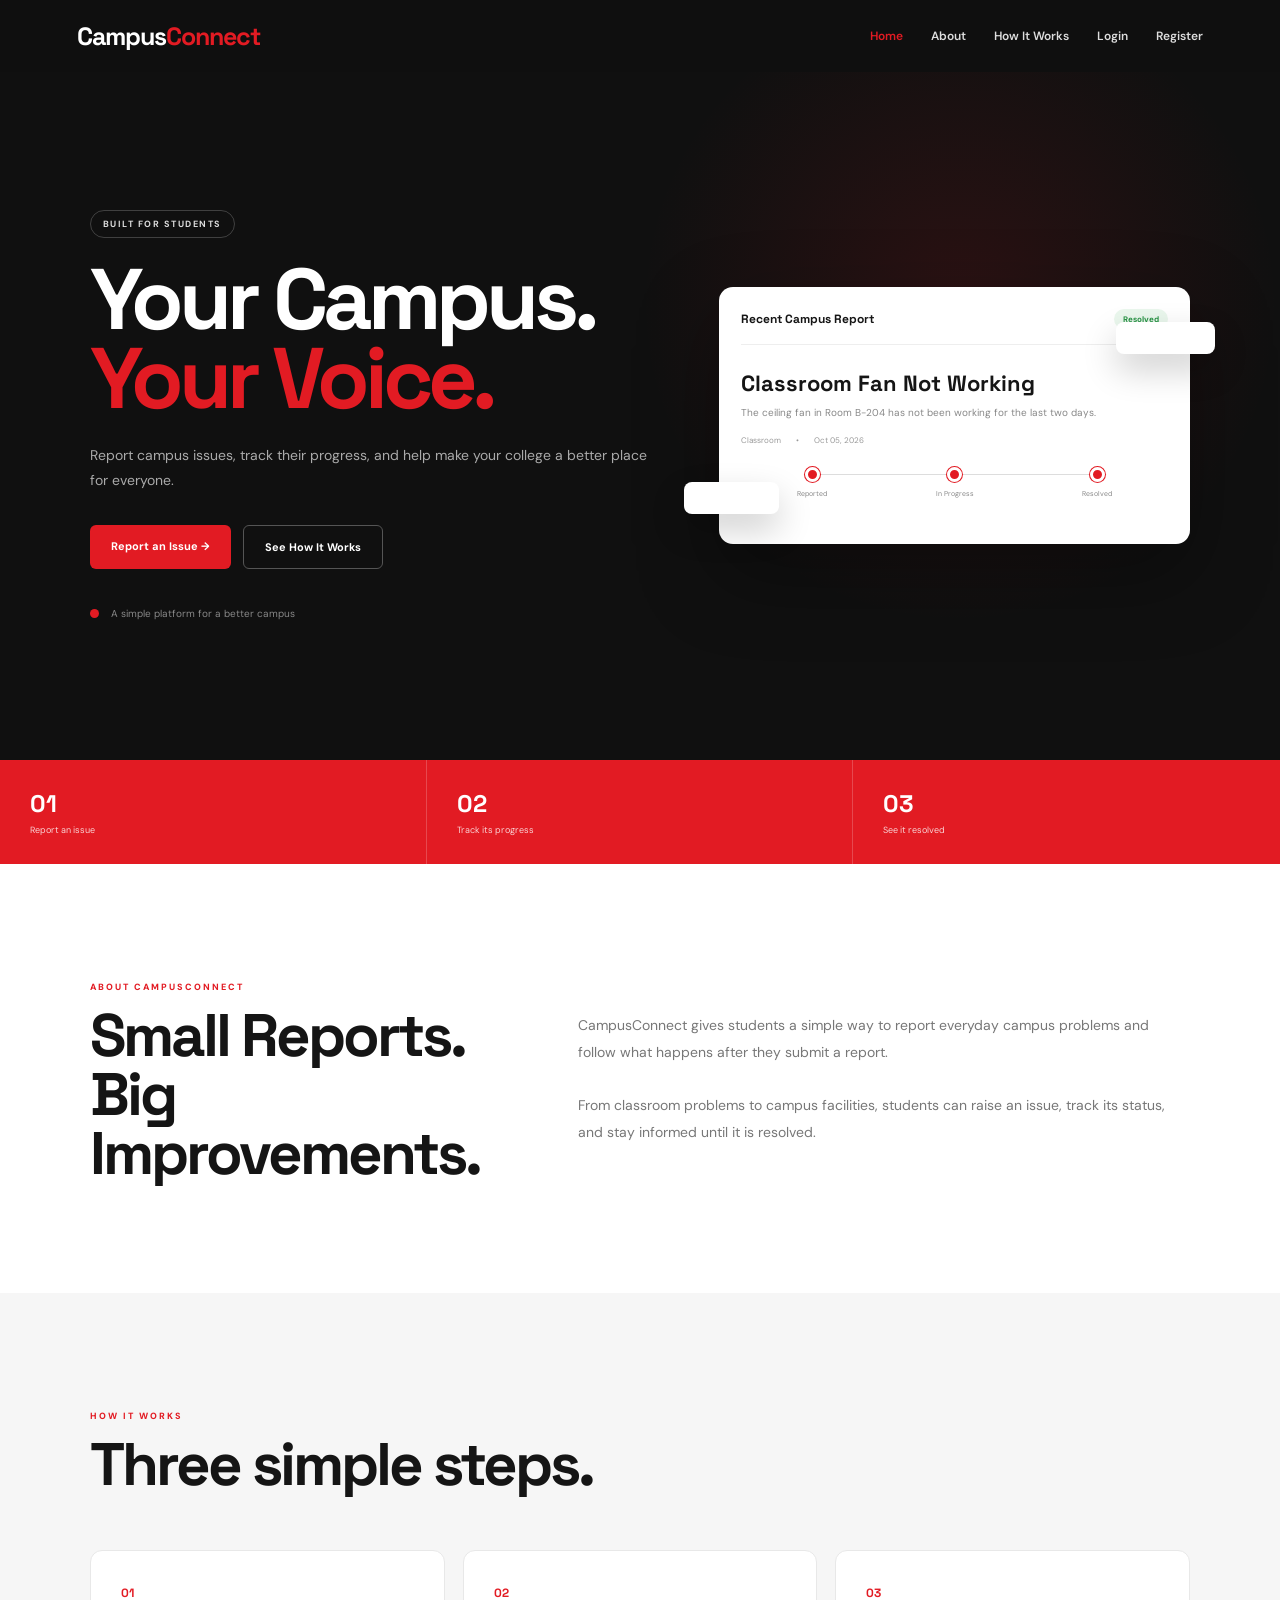
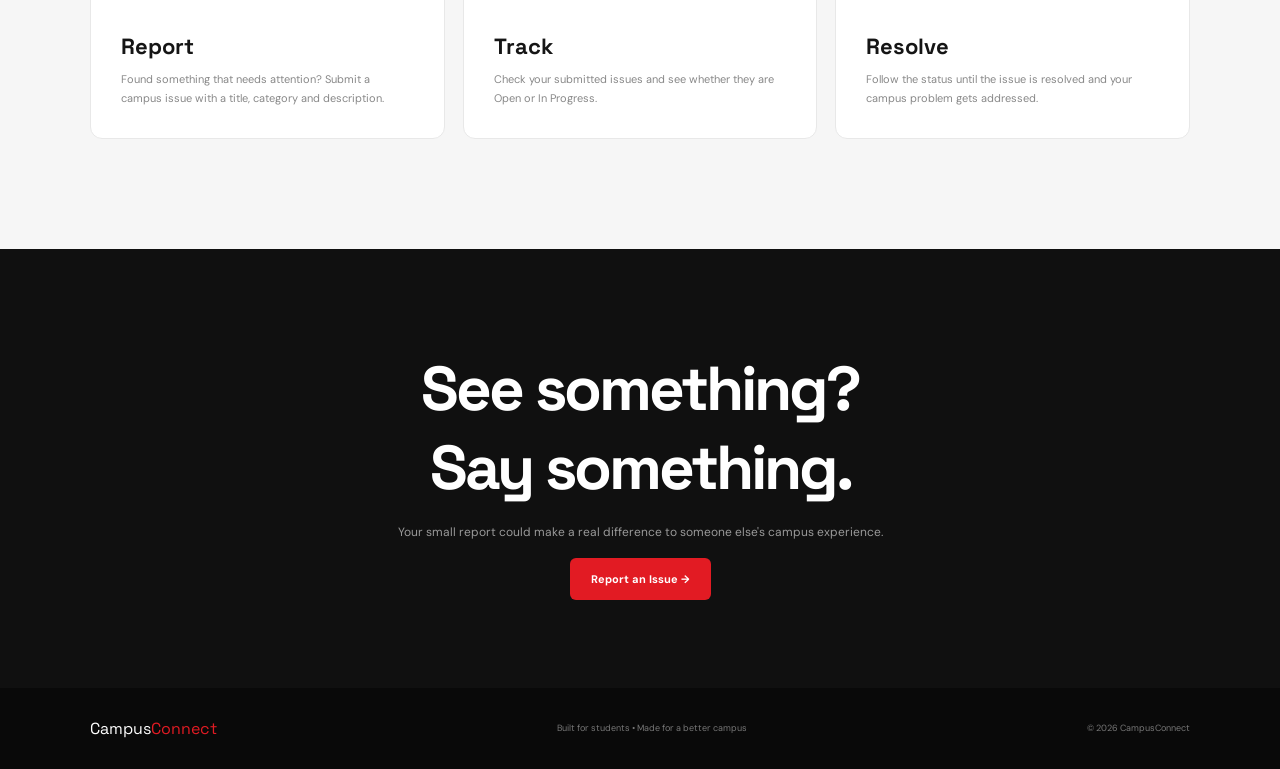
<file: frontend/index.html>
<!DOCTYPE html>
<html lang="en">

<head>

    <meta charset="UTF-8">

    <meta
        name="viewport"
        content="width=device-width, initial-scale=1.0"
    >

    <title>CampusConnect | Your Campus. Your Voice.</title>

    <link
        rel="stylesheet"
        href="css/style.css"
    >

</head>


<body class="home-page">


    <!-- =================================================
         NAVBAR
    ================================================== -->

    <nav class="navbar">

        <a
            href="index.html"
            class="logo"
        >
            Campus<span>Connect</span>
        </a>


        <div class="nav-links">

            <a
                href="index.html"
                class="active"
            >
                Home
            </a>

            <a href="#about">
                About
            </a>

            <a href="#how-it-works">
                How It Works
            </a>

            <a href="login.html">
                Login
            </a>

            <a href="register.html">
                Register
            </a>

        </div>

    </nav>



    <!-- =================================================
         HERO
    ================================================== -->

    <section class="hero">


        <div class="hero-content">


            <span class="hero-badge">
                BUILT FOR STUDENTS
            </span>


            <h1>
                Your Campus.<br>
                <span>Your Voice.</span>
            </h1>


            <p class="hero-description">

                Report campus issues, track their progress,
                and help make your college a better place
                for everyone.

            </p>


            <div class="hero-buttons">

                <a
                    href="login.html"
                    class="hero-btn primary"
                >
                    Report an Issue →
                </a>


                <a
                    href="#how-it-works"
                    class="hero-btn secondary"
                >
                    See How It Works
                </a>

            </div>


            <div class="hero-trust">

                <span class="trust-dot"></span>

                <span>
                    A simple platform for a better campus
                </span>

            </div>

        </div>



        <!-- =================================================
             ISSUE PREVIEW
        ================================================== -->

        <div class="hero-visual">


            <div class="issue-window">


                <div class="issue-window-top">

                    <span class="issue-window-title">
                        Recent Campus Report
                    </span>

                    <span class="issue-status">
                        Resolved
                    </span>

                </div>



                <div class="issue-main">

                    <h3>
                        Classroom Fan Not Working
                    </h3>

                    <p>
                        The ceiling fan in Room B-204
                        has not been working for the last
                        two days.
                    </p>


                    <div class="issue-meta">

                        <span>
                            Classroom
                        </span>

                        <span>
                            •
                        </span>

                        <span>
                            Oct 05, 2026
                        </span>

                    </div>



                    <div class="issue-timeline">


                        <div class="timeline-item">

                            <div class="timeline-dot"></div>

                            <span>
                                Reported
                            </span>

                        </div>


                        <div class="timeline-item">

                            <div class="timeline-dot"></div>

                            <span>
                                In Progress
                            </span>

                        </div>


                        <div class="timeline-item">

                            <div class="timeline-dot"></div>

                            <span>
                                Resolved
                            </span>

                        </div>


                    </div>

                </div>

            </div>



            <!-- FLOATING CARDS -->

            <div class="floating-card one">

                ✓ Issue Resolved

            </div>


            <div class="floating-card two">

                24 Issues Tracked

            </div>

        </div>

    </section>



    <!-- =================================================
         QUICK STATS
    ================================================== -->

    <section class="quick-stats">


        <div class="quick-stat">

            <strong>
                01
            </strong>

            <span>
                Report an issue
            </span>

        </div>


        <div class="quick-stat">

            <strong>
                02
            </strong>

            <span>
                Track its progress
            </span>

        </div>


        <div class="quick-stat">

            <strong>
                03
            </strong>

            <span>
                See it resolved
            </span>

        </div>


    </section>



    <!-- =================================================
         ABOUT
    ================================================== -->

    <section
        class="about"
        id="about"
    >


        <div class="about-grid">


            <div>

                <span class="section-label">
                    ABOUT CAMPUSCONNECT
                </span>

                <h2>
                    Small Reports.<br>
                    Big Improvements.
                </h2>

            </div>


            <div>

                <p class="about-text">

                    CampusConnect gives students a simple
                    way to report everyday campus problems
                    and follow what happens after they
                    submit a report.

                    <br><br>

                    From classroom problems to campus
                    facilities, students can raise an issue,
                    track its status, and stay informed
                    until it is resolved.

                </p>

            </div>


        </div>

    </section>



    <!-- =================================================
         HOW IT WORKS
    ================================================== -->

    <section
        class="process"
        id="how-it-works"
    >


        <div class="process-header">

            <span class="section-label">
                HOW IT WORKS
            </span>

            <h2>
                Three simple steps.
            </h2>

        </div>



        <div class="process-grid">


            <!-- STEP 1 -->

            <div class="process-card">

                <span class="process-number">
                    01
                </span>

                <h3>
                    Report
                </h3>

                <p>
                    Found something that needs attention?
                    Submit a campus issue with a title,
                    category and description.
                </p>

            </div>



            <!-- STEP 2 -->

            <div class="process-card">

                <span class="process-number">
                    02
                </span>

                <h3>
                    Track
                </h3>

                <p>
                    Check your submitted issues and see
                    whether they are Open or In Progress.
                </p>

            </div>



            <!-- STEP 3 -->

            <div class="process-card">

                <span class="process-number">
                    03
                </span>

                <h3>
                    Resolve
                </h3>

                <p>
                    Follow the status until the issue is
                    resolved and your campus problem
                    gets addressed.
                </p>

            </div>


        </div>

    </section>



    <!-- =================================================
         CTA
    ================================================== -->

    <section class="cta">


        <h2>
            See something?<br>
            Say something.
        </h2>


        <p>

            Your small report could make a real
            difference to someone else's campus
            experience.

        </p>


        <a
            href="login.html"
            class="hero-btn primary"
        >
            Report an Issue →
        </a>


    </section>



    <!-- =================================================
         FOOTER
    ================================================== -->

    <footer class="footer">


        <div class="footer-logo">

            Campus<span>Connect</span>

        </div>


        <span>
            Built for students • Made for a better campus
        </span>


        <span>
            © 2026 CampusConnect
        </span>


    </footer>


</body>

</html>
</file>
<file: frontend/css/style.css>
/* =========================================================
   CAMPUSCONNECT — FINAL STYLE SHEET
   MANPREET — HOME + LOGIN + REGISTER + PROFILE
========================================================= */

@import url('https://fonts.googleapis.com/css2?family=DM+Sans:wght@400;500;600;700;800&family=Space+Grotesk:wght@500;600;700&display=swap');


/* =========================================================
   GLOBAL
========================================================= */

* {
    margin: 0;
    padding: 0;
    box-sizing: border-box;
}

html {
    scroll-behavior: smooth;
}

body {
    font-family: "DM Sans", sans-serif;
    color: #151515;
    background: #f7f7f7;
}

a {
    text-decoration: none;
}

button,
input,
select,
textarea {
    font-family: inherit;
}

img {
    max-width: 100%;
}


/* =========================================================
   NAVBAR
========================================================= */

.navbar {
    position: fixed;
    top: 0;
    left: 0;

    width: 100%;
    height: 72px;

    padding: 0 6%;

    display: flex;
    align-items: center;
    justify-content: space-between;

    background: rgba(16, 16, 16, 0.96);
    backdrop-filter: blur(14px);

    z-index: 1000;
}

.logo {
    color: white;

    font-family: "Space Grotesk", sans-serif;

    font-size: 25px;
    font-weight: 700;

    letter-spacing: -1px;
}

.logo span {
    color: #e21b23;
}

.nav-links {
    display: flex;
    align-items: center;
    gap: 28px;
}

.nav-links a {
    color: #ddd;

    font-size: 12px;
    font-weight: 600;

    transition: 0.2s;
}

.nav-links a:hover,
.nav-links a.active {
    color: #e21b23;
}


/* =========================================================
   HOME PAGE
========================================================= */

.home-page {
    background: #fff;
}


/* HERO */

.hero {
    min-height: 760px;

    padding: 150px 7% 80px;

    display: flex;
    align-items: center;
    justify-content: space-between;

    gap: 60px;

    position: relative;
    overflow: hidden;

    background:
        radial-gradient(
            circle at 75% 40%,
            rgba(226, 27, 35, 0.13),
            transparent 30%
        ),
        #101010;

    color: white;
}

.hero-content {
    width: 52%;
    max-width: 650px;
}

.hero-badge {
    display: inline-block;

    padding: 7px 12px;

    border: 1px solid rgba(255,255,255,0.2);
    border-radius: 50px;

    color: #ddd;

    font-size: 9px;
    font-weight: 700;

    letter-spacing: 1.5px;
}

.hero h1 {
    margin-top: 22px;

    font-family: "Space Grotesk", sans-serif;

    font-size: clamp(48px, 7vw, 86px);

    line-height: 0.92;

    letter-spacing: -5px;
}

.hero h1 span {
    color: #e21b23;
}

.hero-description {
    max-width: 560px;

    margin-top: 25px;

    color: #aaa;

    font-size: 14px;

    line-height: 1.8;
}

.hero-buttons {
    display: flex;
    gap: 12px;

    margin-top: 32px;
}

.hero-btn {
    padding: 14px 21px;

    border-radius: 6px;

    font-size: 11px;
    font-weight: 700;

    transition: 0.2s;
}

.hero-btn.primary {
    background: #e21b23;
    color: white;
}

.hero-btn.primary:hover {
    background: #c9141b;
    transform: translateY(-2px);
}

.hero-btn.secondary {
    border: 1px solid #555;
    color: white;
}

.hero-btn.secondary:hover {
    border-color: #e21b23;
    color: #e21b23;
}


/* HERO TRUST */

.hero-trust {
    display: flex;
    align-items: center;
    gap: 12px;

    margin-top: 38px;

    color: #888;

    font-size: 10px;
}

.trust-dot {
    width: 9px;
    height: 9px;

    border-radius: 50%;

    background: #e21b23;
}


/* HERO VISUAL */

.hero-visual {
    width: 43%;
    max-width: 530px;

    position: relative;
}

.issue-window {
    padding: 22px;

    background: #fff;

    border-radius: 14px;

    color: #151515;

    box-shadow:
        0 30px 80px rgba(0,0,0,0.35);
}

.issue-window-top {
    display: flex;
    justify-content: space-between;
    align-items: center;

    padding-bottom: 15px;

    border-bottom: 1px solid #eee;
}

.issue-window-title {
    font-family: "Space Grotesk", sans-serif;

    font-size: 12px;
    font-weight: 700;
}

.issue-status {
    padding: 5px 9px;

    border-radius: 50px;

    background: #eaf7ed;

    color: #279344;

    font-size: 8px;
    font-weight: 700;
}

.issue-main {
    padding: 24px 0;
}

.issue-main h3 {
    font-family: "Space Grotesk", sans-serif;

    font-size: 22px;
}

.issue-main p {
    margin-top: 8px;

    color: #888;

    font-size: 10px;

    line-height: 1.6;
}

.issue-meta {
    display: flex;
    gap: 15px;

    margin-top: 14px;

    color: #999;

    font-size: 8px;
}

.issue-timeline {
    display: flex;

    justify-content: space-between;

    margin-top: 22px;
}

.timeline-item {
    text-align: center;

    position: relative;

    flex: 1;
}

.timeline-item::before {
    content: "";

    position: absolute;

    top: 7px;
    left: 50%;

    width: 100%;
    height: 1px;

    background: #ddd;

    z-index: 0;
}

.timeline-item:last-child::before {
    display: none;
}

.timeline-dot {
    position: relative;

    width: 15px;
    height: 15px;

    margin: auto;

    border-radius: 50%;

    background: #e21b23;

    border: 3px solid white;

    box-shadow: 0 0 0 1px #e21b23;

    z-index: 2;
}

.timeline-item span {
    display: block;

    margin-top: 7px;

    color: #888;

    font-size: 7px;
}

.floating-card {
    position: absolute;

    padding: 11px 14px;

    background: white;

    border-radius: 8px;

    box-shadow:
        0 15px 35px rgba(0,0,0,0.2);

    font-size: 8px;
    font-weight: 700;
}

.floating-card.one {
    left: -35px;
    bottom: 30px;
}

.floating-card.two {
    right: -25px;
    top: 35px;
}


/* =========================================================
   QUICK STATS
========================================================= */

.quick-stats {
    display: grid;

    grid-template-columns:
        repeat(3, 1fr);

    background: #e21b23;

    color: white;
}

.quick-stat {
    padding: 28px 7%;

    border-right: 1px solid rgba(255,255,255,0.2);
}

.quick-stat:last-child {
    border-right: none;
}

.quick-stat strong {
    display: block;

    font-family: "Space Grotesk", sans-serif;

    font-size: 24px;
}

.quick-stat span {
    display: block;

    margin-top: 5px;

    font-size: 9px;

    opacity: 0.8;
}


/* =========================================================
   ABOUT
========================================================= */

.about {
    padding: 110px 7%;

    background: white;
}

.about-grid {
    display: grid;

    grid-template-columns: 0.8fr 1.2fr;

    gap: 80px;

    align-items: center;
}

.section-label {
    color: #e21b23;

    font-size: 9px;
    font-weight: 800;

    letter-spacing: 2px;
}

.about h2,
.process h2 {
    margin-top: 12px;

    font-family: "Space Grotesk", sans-serif;

    font-size: clamp(36px, 5vw, 60px);

    line-height: 0.98;

    letter-spacing: -3px;
}

.about-text {
    color: #777;

    font-size: 14px;

    line-height: 1.9;
}


/* =========================================================
   HOW IT WORKS
========================================================= */

.process {
    padding: 110px 7%;

    background: #f6f6f6;
}

.process-header {
    max-width: 600px;

    margin-bottom: 55px;
}

.process-grid {
    display: grid;

    grid-template-columns:
        repeat(3, 1fr);

    gap: 18px;
}

.process-card {
    padding: 30px;

    background: white;

    border: 1px solid #e8e8e8;

    border-radius: 12px;

    transition: 0.2s;
}

.process-card:hover {
    transform: translateY(-5px);

    border-color: #e21b23;

    box-shadow:
        0 15px 35px rgba(0,0,0,0.06);
}

.process-number {
    color: #e21b23;

    font-family: "Space Grotesk", sans-serif;

    font-size: 12px;
    font-weight: 700;
}

.process-card h3 {
    margin-top: 30px;

    font-family: "Space Grotesk", sans-serif;

    font-size: 22px;
}

.process-card p {
    margin-top: 10px;

    color: #888;

    font-size: 11px;

    line-height: 1.7;
}


/* =========================================================
   CTA
========================================================= */

.cta {
    padding: 100px 7%;

    background: #101010;

    color: white;

    text-align: center;
}

.cta h2 {
    font-family: "Space Grotesk", sans-serif;

    font-size: clamp(38px, 5vw, 62px);

    letter-spacing: -3px;
}

.cta p {
    max-width: 500px;

    margin: 15px auto 25px;

    color: #999;

    font-size: 12px;

    line-height: 1.7;
}


/* =========================================================
   FOOTER
========================================================= */

.footer {
    padding: 30px 7%;

    display: flex;

    align-items: center;
    justify-content: space-between;

    background: #090909;

    color: #777;

    font-size: 9px;
}

.footer-logo {
    color: white;

    font-family: "Space Grotesk", sans-serif;

    font-size: 16px;
}

.footer-logo span {
    color: #e21b23;
}


/* =========================================================
   LOGIN PAGE
========================================================= */

.login-page {
    min-height: 100vh;

    position: relative;

    background-image:
        url("../images/chitkara-campus.jpg");

    background-size: cover;

    background-position: center;

    background-attachment: fixed;

    overflow-x: hidden;
}

.login-overlay {
    position: fixed;

    inset: 0;

    background:
        linear-gradient(
            rgba(8,12,18,0.58),
            rgba(8,12,18,0.72)
        );

    z-index: 0;
}

.login-topbar {
    position: relative;

    z-index: 5;

    width: 100%;
    height: 80px;

    padding: 0 8%;

    display: flex;

    align-items: center;

    justify-content: space-between;
}

.login-logo {
    color: white;

    font-family: "Space Grotesk", sans-serif;

    font-size: 21px;
    font-weight: 700;
}

.login-logo span {
    color: #e21b23;
}

.back-home {
    color: white;

    font-size: 10px;
    font-weight: 600;
}

.back-home:hover {
    color: #e21b23;
}

.login-wrapper {
    position: relative;

    z-index: 2;

    min-height:
        calc(100vh - 80px);

    padding: 5px 20px 50px;

    display: flex;

    align-items: flex-start;

    justify-content: center;
}

.login-card {
    width: 100%;
    max-width: 430px;

    padding: 24px 26px 22px;

    background: rgba(255,255,255,0.97);

    border-radius: 12px;

    box-shadow:
        0 30px 80px rgba(0,0,0,0.30);
}


/* UNIVERSITY LOGO */

.university-logo {
    text-align: center;

    margin-bottom: 8px;
}

.university-logo img {
    width: 125px;

    height: 50px;

    object-fit: contain;
}


/* LOGIN BRAND */

.login-brand {
    display: flex;

    align-items: center;
    justify-content: center;

    gap: 9px;

    margin-bottom: 18px;
}

.brand-mark {
    width: 28px;
    height: 28px;

    display: flex;

    align-items: center;
    justify-content: center;

    background: #e21b23;

    color: white;

    border-radius: 6px;

    font-size: 9px;
    font-weight: 800;
}

.login-brand h2 {
    font-family: "Space Grotesk", sans-serif;

    font-size: 20px;

    letter-spacing: -0.7px;

    text-align: center;
}

.login-brand p {
    color: #999;

    font-size: 8px;

    text-align: center;
}

.login-heading {
    margin-bottom: 17px;
}

.login-heading > span {
    color: #e21b23;

    font-size: 8px;

    font-weight: 800;

    letter-spacing: 1.7px;
}

.login-heading h1 {
    margin-top: 5px;

    font-family: "Space Grotesk", sans-serif;

    font-size: 29px;

    line-height: 1.02;

    letter-spacing: -1.5px;
}

.login-heading h1 strong {
    color: #e21b23;
}

.login-heading p {
    margin-top: 8px;

    color: #888;

    font-size: 10px;

    line-height: 1.5;
}


/* LOGIN FIELDS */

.login-field {
    margin-bottom: 12px;
}

.login-field > label {
    display: block;

    margin-bottom: 5px;

    color: #333;

    font-size: 9px;
    font-weight: 700;
}

.input-box {
    position: relative;

    display: flex;

    align-items: center;
}

.input-icon {
    position: absolute;

    left: 11px;

    color: #aaa;

    font-size: 13px;

    z-index: 2;
}

.input-box input {
    width: 100%;

    height: 38px;

    padding: 0 42px 0 31px;

    background: #fff;

    border: 1px solid #ddd;

    border-radius: 6px;

    outline: none;

    font-size: 10px;
}

.input-box input:focus {
    border-color: #e21b23;

    box-shadow:
        0 0 0 3px rgba(226,27,35,0.08);
}

.password-label {
    display: flex;

    align-items: center;
    justify-content: space-between;

    margin-bottom: 5px;
}

.password-label label {
    color: #333;

    font-size: 9px;
    font-weight: 700;
}

.password-label a {
    color: #e21b23;

    font-size: 8px;
    font-weight: 600;
}

.login-show {
    position: absolute;

    right: 9px;

    border: none;

    background: transparent;

    color: #e21b23;

    cursor: pointer;

    font-size: 8px;
    font-weight: 700;
}

.login-options {
    margin: 5px 0 13px;
}

.remember-option {
    display: flex;

    align-items: center;

    gap: 6px;

    color: #777;

    font-size: 8px;
}

.remember-option input {
    accent-color: #e21b23;
}

.login-button {
    width: 100%;

    height: 40px;

    display: flex;

    align-items: center;
    justify-content: space-between;

    padding: 0 14px;

    border: none;

    border-radius: 6px;

    background: #e21b23;

    color: white;

    cursor: pointer;

    font-size: 10px;
    font-weight: 700;

    transition: 0.2s;
}

.login-button:hover {
    background: #c9141b;

    transform: translateY(-1px);
}

.login-divider {
    display: flex;

    align-items: center;

    gap: 8px;

    margin: 15px 0 11px;

    color: #aaa;

    font-size: 7px;

    font-weight: 700;

    letter-spacing: 1px;
}

.login-divider::before,
.login-divider::after {
    content: "";

    flex: 1;

    height: 1px;

    background: #e5e5e5;
}

.register-button {
    width: 100%;

    height: 38px;

    display: flex;

    align-items: center;
    justify-content: center;

    border: 1px solid #e21b23;

    border-radius: 6px;

    color: #e21b23;

    background: white;

    font-size: 9px;

    font-weight: 700;
}

.register-button:hover {
    background: #e21b23;

    color: white;
}

.login-footer-text {
    margin-top: 13px;

    color: #aaa;

    text-align: center;

    font-size: 7px;
}


/* =========================================================
   REGISTER PAGE
========================================================= */

.register-page {
    min-height: 100vh;

    background:
        radial-gradient(
            circle at 20% 20%,
            rgba(226,27,35,0.08),
            transparent 30%
        ),
        #f7f7f7;
}

.register-wrapper {
    min-height: 100vh;

    padding: 120px 20px 60px;

    display: flex;

    align-items: center;
    justify-content: center;
}

.register-card {
    width: 100%;

    max-width: 520px;

    padding: 35px 40px;

    background: white;

    border: 1px solid #e8e8e8;

    border-radius: 14px;

    box-shadow:
        0 20px 55px rgba(0,0,0,0.08);
}

.register-university-logo {
    text-align: center;

    margin-bottom: 16px;
}

.register-university-logo img {
    width: 135px;

    height: 55px;

    object-fit: contain;
}

.register-heading {
    margin-bottom: 25px;
}

.register-heading > span {
    color: #e21b23;

    font-size: 9px;

    font-weight: 800;

    letter-spacing: 2px;
}

.register-heading h1 {
    margin-top: 9px;

    font-family: "Space Grotesk", sans-serif;

    font-size: 38px;

    line-height: 1;

    letter-spacing: -2px;
}

.register-heading h1 strong {
    color: #e21b23;
}

.register-heading p {
    margin-top: 11px;

    color: #888;

    font-size: 11px;

    line-height: 1.6;
}

.form-group {
    margin-bottom: 16px;
}

.form-group > label {
    display: block;

    margin-bottom: 6px;

    color: #333;

    font-size: 10px;

    font-weight: 700;
}

.form-group input[type="text"],
.form-group input[type="email"],
.form-group input[type="tel"],
.form-group input[type="password"] {
    width: 100%;

    height: 44px;

    padding: 0 13px;

    background: #fafafa;

    border: 1px solid #ddd;

    border-radius: 7px;

    outline: none;

    font-size: 11px;

    transition: 0.2s;
}

.form-group input:focus {
    background: white;

    border-color: #e21b23;

    box-shadow:
        0 0 0 3px rgba(226,27,35,0.08);
}


/* PASSWORD */

.password-box {
    position: relative;
}

.password-box input {
    padding-right: 55px !important;
}

.show-password {
    position: absolute;

    right: 9px;

    top: 50%;

    transform: translateY(-50%);

    border: none;

    background: none;

    color: #e21b23;

    cursor: pointer;

    font-size: 9px;

    font-weight: 700;
}


/* STRENGTH */

.password-strength {
    height: 4px;

    margin-top: 6px;

    background: #eee;

    border-radius: 10px;

    overflow: hidden;
}

#strengthBar {
    width: 0%;

    height: 100%;

    background: #e21b23;

    transition: 0.3s;
}

#passwordMessage {
    margin-top: 4px;

    color: #999;

    font-size: 8px;
}


/* PHOTO UPLOAD */

.photo-upload {
    display: flex;

    align-items: center;

    gap: 14px;

    padding: 10px;

    background: #fafafa;

    border: 1px dashed #d5d5d5;

    border-radius: 8px;
}

.photo-preview {
    width: 56px;
    height: 56px;

    flex-shrink: 0;

    display: flex;

    align-items: center;
    justify-content: center;

    overflow: hidden;

    border-radius: 50%;

    background: #eee;

    color: #aaa;

    font-size: 23px;
}

.photo-preview img {
    width: 100%;
    height: 100%;

    display: none;

    object-fit: cover;
}

.photo-upload-text p {
    margin-top: 5px;

    color: #aaa;

    font-size: 8px;
}

.choose-photo {
    display: inline-block;

    padding: 7px 11px;

    border: 1px solid #e21b23;

    border-radius: 5px;

    color: #e21b23;

    background: white;

    cursor: pointer;

    font-size: 9px;

    font-weight: 700;
}

.choose-photo:hover {
    background: #e21b23;

    color: white;
}


/* TERMS */

.terms {
    margin: 18px 0;

    color: #777;

    font-size: 9px;
}

.terms label {
    display: flex;

    align-items: flex-start;

    gap: 7px;
}

.terms input {
    margin-top: 2px;

    accent-color: #e21b23;
}

.terms a {
    color: #e21b23;

    font-weight: 700;
}


/* BUTTON */

.form-button {
    width: 100%;

    height: 45px;

    border: none;

    border-radius: 7px;

    background: #e21b23;

    color: white;

    cursor: pointer;

    font-size: 11px;

    font-weight: 700;

    transition: 0.2s;
}

.form-button:hover {
    background: #c9141b;

    transform: translateY(-2px);

    box-shadow:
        0 10px 25px rgba(226,27,35,0.2);
}

.auth-footer {
    margin-top: 18px;

    color: #888;

    text-align: center;

    font-size: 10px;
}

.auth-footer a {
    color: #e21b23;

    font-weight: 700;
}


/* =========================================================
   PROFILE PAGE
========================================================= */

.profile-page {
    min-height: 100vh;

    background: #f5f5f5;
}

.profile-wrapper {
    max-width: 1150px;

    margin: auto;

    padding: 130px 30px 70px;
}

.profile-header {
    margin-bottom: 28px;
}

.profile-eyebrow {
    color: #e21b23;

    font-size: 9px;

    font-weight: 800;

    letter-spacing: 2px;
}

.profile-header h1 {
    margin-top: 7px;

    font-family: "Space Grotesk", sans-serif;

    font-size: 45px;

    letter-spacing: -2px;
}

.profile-header p {
    margin-top: 5px;

    color: #888;

    font-size: 12px;
}


/* PROFILE CARD */

.profile-card {
    padding: 35px;

    background: white;

    border: 1px solid #e7e7e7;

    border-radius: 14px;

    box-shadow:
        0 15px 40px rgba(0,0,0,0.05);
}

.profile-top {
    display: flex;

    align-items: center;

    gap: 22px;
}


/* PHOTO */

.profile-photo-wrapper {
    flex-shrink: 0;

    text-align: center;
}

.profile-photo {
    width: 115px;
    height: 115px;

    position: relative;

    display: flex;

    align-items: center;
    justify-content: center;

    overflow: hidden;

    border-radius: 50%;

    background: #eee;

    border: 4px solid white;

    box-shadow:
        0 5px 20px rgba(0,0,0,0.12);

    font-size: 35px;
}

.profile-photo img {
    width: 100%;
    height: 100%;

    display: none;

    object-fit: cover;
}

.change-photo {
    display: block;

    margin-top: 9px;

    color: #e21b23;

    cursor: pointer;

    font-size: 9px;

    font-weight: 700;
}

.change-photo:hover {
    text-decoration: underline;
}


/* PROFILE INFO */

.profile-main-info {
    flex: 1;
}

.profile-main-info > span {
    color: #e21b23;

    font-size: 8px;

    font-weight: 800;

    letter-spacing: 1.5px;
}

.profile-main-info h2 {
    margin: 5px 0;

    font-family: "Space Grotesk", sans-serif;

    font-size: 27px;
}

.profile-main-info p {
    color: #888;

    font-size: 11px;
}

.profile-main-info strong {
    color: #333;
}


/* EDIT */

.edit-profile-btn {
    padding: 10px 15px;

    border: 1px solid #ddd;

    border-radius: 6px;

    background: white;

    color: #333;

    cursor: pointer;

    font-size: 10px;

    font-weight: 700;
}

.edit-profile-btn:hover {
    border-color: #e21b23;

    color: #e21b23;
}


/* INFORMATION */

.profile-information {
    display: grid;

    grid-template-columns: 1fr 1fr;

    gap: 15px;

    margin-top: 30px;

    padding-top: 25px;

    border-top: 1px solid #eee;
}

.info-box {
    padding: 16px;

    background: #fafafa;

    border-radius: 8px;
}

.info-box span {
    display: block;

    margin-bottom: 5px;

    color: #aaa;

    font-size: 8px;

    font-weight: 800;

    letter-spacing: 1px;
}

.info-box strong {
    color: #333;

    font-size: 12px;

    word-break: break-word;
}


/* PROFILE STATS */

.profile-stats {
    display: grid;

    grid-template-columns:
        repeat(4, 1fr);

    gap: 15px;

    margin-top: 20px;
}

.profile-stat {
    padding: 24px;

    background: white;

    border: 1px solid #e8e8e8;

    border-radius: 10px;

    text-align: center;
}

.profile-stat strong {
    display: block;

    color: #e21b23;

    font-family: "Space Grotesk", sans-serif;

    font-size: 30px;
}

.profile-stat span {
    color: #888;

    font-size: 10px;
}


/* RECENT REPORTS */

.recent-reports {
    margin-top: 48px;
}

.section-title {
    display: flex;

    align-items: end;

    justify-content: space-between;

    margin-bottom: 20px;
}

.section-title > div > span {
    color: #e21b23;

    font-size: 8px;

    font-weight: 800;

    letter-spacing: 1.5px;
}

.section-title h2 {
    margin-top: 5px;

    font-family: "Space Grotesk", sans-serif;

    font-size: 27px;
}

.section-title > a {
    color: #e21b23;

    font-size: 10px;

    font-weight: 700;
}

.empty-reports {
    padding: 35px;

    background: white;

    border: 1px dashed #ddd;

    border-radius: 10px;

    text-align: center;
}

.empty-reports strong {
    font-family: "Space Grotesk", sans-serif;

    font-size: 16px;
}

.empty-reports p {
    margin-top: 5px;

    color: #999;

    font-size: 11px;
}


/* =========================================================
   RESPONSIVE
========================================================= */

@media (max-width: 950px) {

    .hero {
        flex-direction: column;

        align-items: flex-start;

        padding-top: 130px;
    }

    .hero-content,
    .hero-visual {
        width: 100%;

        max-width: 700px;
    }

    .about-grid {
        grid-template-columns: 1fr;

        gap: 35px;
    }

    .process-grid {
        grid-template-columns: 1fr;
    }

}


@media (max-width: 700px) {

    .navbar {
        height: 65px;

        padding: 0 5%;
    }

    .logo {
        font-size: 20px;
    }

    .nav-links {
        gap: 14px;
    }

    .nav-links a {
        font-size: 9px;
    }


    /* HOME */

    .hero {
        min-height: auto;

        padding:
            120px 6% 65px;
    }

    .hero h1 {
        font-size: 50px;

        letter-spacing: -3px;
    }

    .hero-description {
        font-size: 12px;
    }

    .hero-buttons {
        flex-direction: column;

        align-items: flex-start;
    }

    .hero-visual {
        width: 100%;
    }

    .floating-card.one {
        left: -5px;
    }

    .floating-card.two {
        right: -5px;
    }

    .quick-stats {
        grid-template-columns: 1fr;
    }

    .quick-stat {
        border-right: none;

        border-bottom:
            1px solid rgba(255,255,255,0.2);
    }

    .about,
    .process {
        padding: 75px 6%;
    }


    /* LOGIN */

    .login-topbar {
        padding: 0 5%;
    }

    .login-card {
        padding: 22px 20px;
    }


    /* REGISTER */

    .register-wrapper {
        padding: 100px 15px 40px;
    }

    .register-card {
        padding: 28px 22px;
    }

    .register-heading h1 {
        font-size: 32px;
    }


    /* PROFILE */

    .profile-wrapper {
        padding: 105px 18px 50px;
    }

    .profile-top {
        flex-direction: column;

        text-align: center;
    }

    .profile-stats {
        grid-template-columns:
            repeat(2, 1fr);
    }

    .profile-information {
        grid-template-columns: 1fr;
    }

    .section-title {
        align-items: flex-start;

        flex-direction: column;

        gap: 10px;
    }

    .edit-profile-btn {
        margin-top: 5px;
    }

    .footer {
        flex-direction: column;

        gap: 10px;

        text-align: center;
    }
}
</file>
